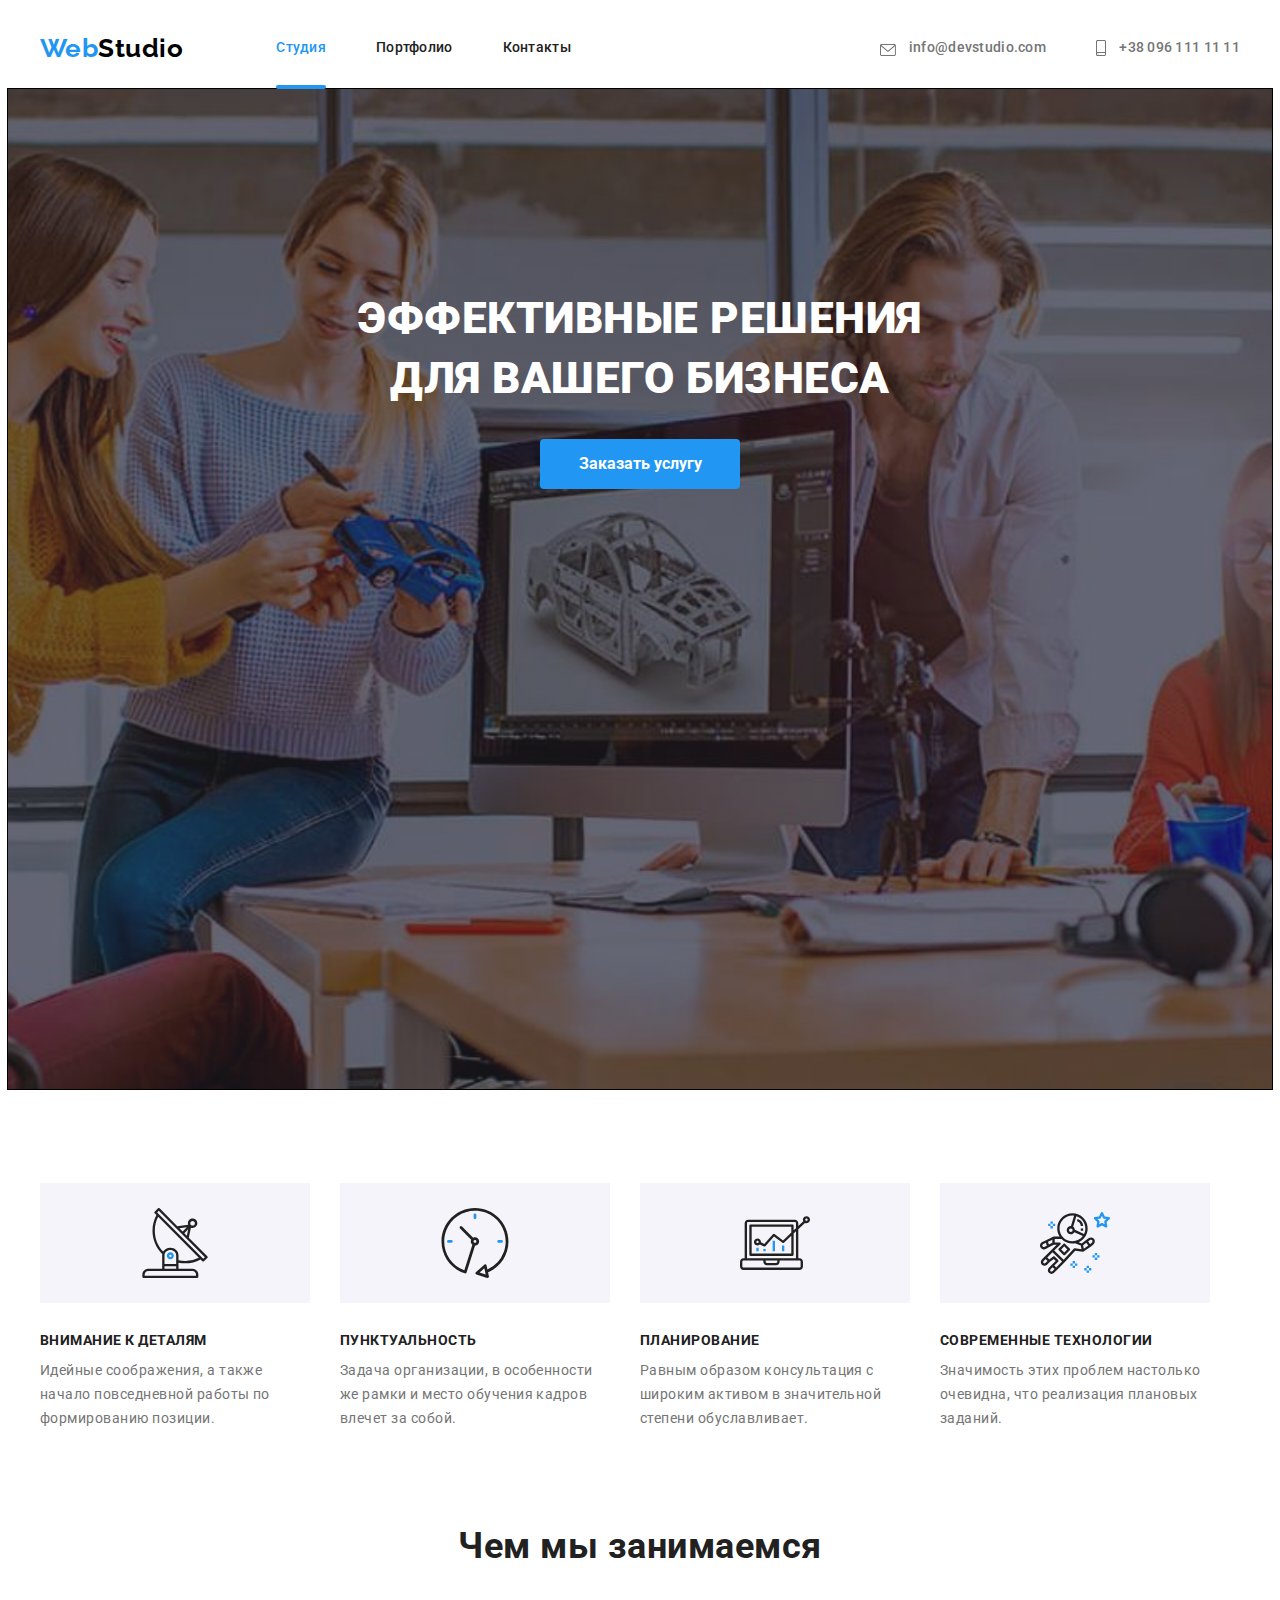
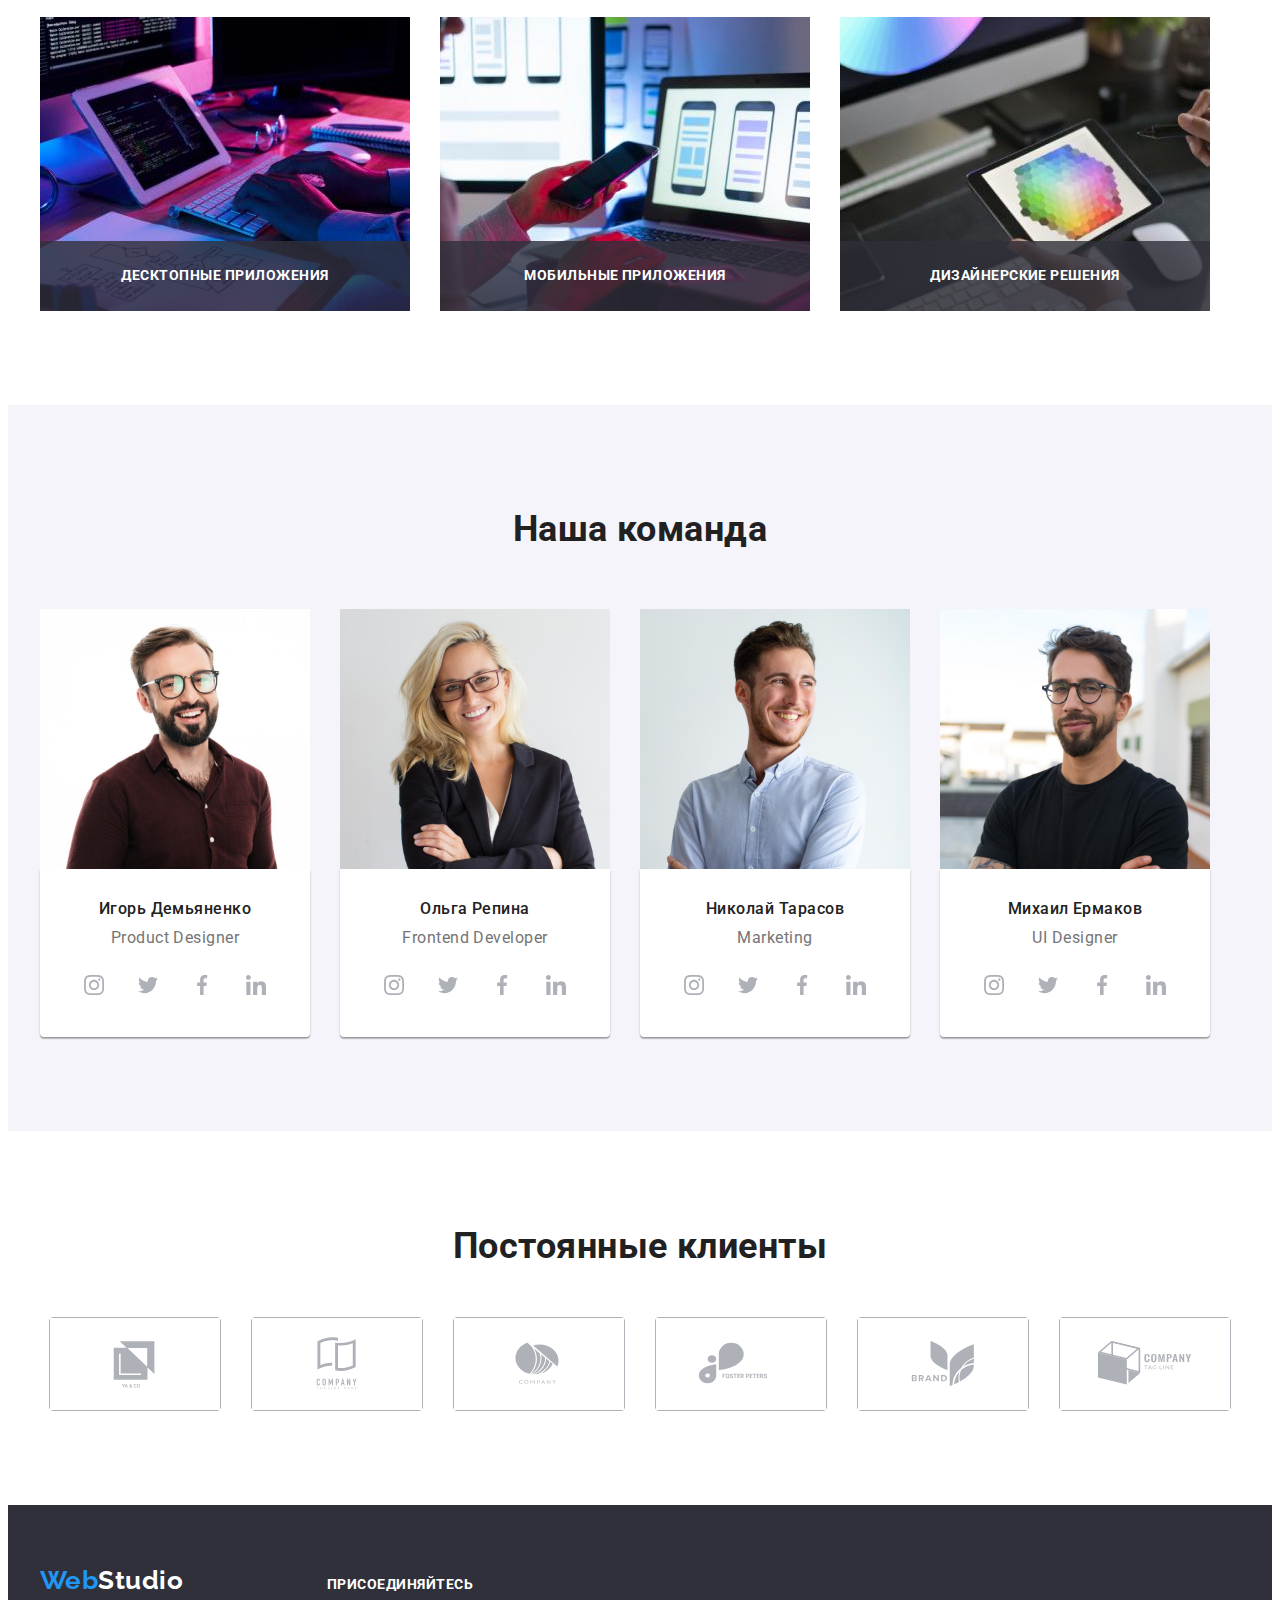
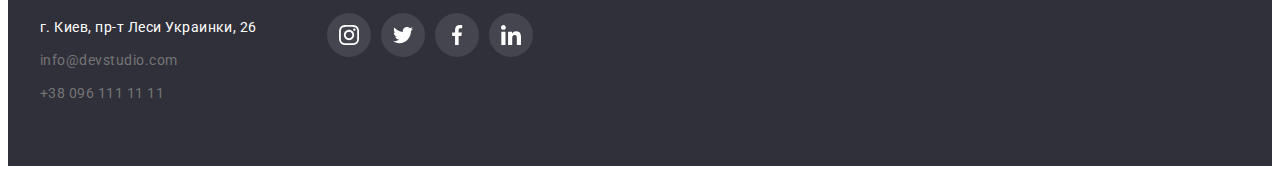
<file: index.html>
<!DOCTYPE html>
<html lang="ru">

<head>
    <meta charset="UTF-8">
    <meta name="viewport" content="width=device-width, initial-scale=1.0">
    <title>WebStudio</title>
    <link rel="preconnect" href="https://fonts.googleapis.com">
    <link rel="preconnect" href="https://fonts.gstatic.com" crossorigin>
    <link
        href="https://fonts.googleapis.com/css2?family=Raleway:wght@700&family=Roboto:wght@400;500;700;900&display=swap"
        rel="stylesheet">
    <link rel="stylesheet" href="https://cdnjs.cloudflare.com/ajax/libs/modern-normalize/1.1.0/modern-normalize.min.css"
        integrity="sha512-wpPYUAdjBVSE4KJnH1VR1HeZfpl1ub8YT/NKx4PuQ5NmX2tKuGu6U/JRp5y+Y8XG2tV+wKQpNHVUX03MfMFn9Q=="
        crossorigin="anonymous" referrerpolicy="no-referrer" />
    <link rel="stylesheet" href="./css/styles.css">
</head>

<body>
    <header>
        <div class="container main-menu">
            <nav class="main-nav">
                <a class="logo higher link" href="./index.html">
                    Web<span class="logo-first">Studio</span>
                </a>
                <ul class="site-nav list">
                    <li class="item"><a class="site-nav-current link" href="./index.html">Студия</a></li>
                    <li class="item"><a class="link" href="./portfolio.html">Портфолио</a></li>
                    <li class="item"><a class="link" href="">Контакты</a></li>
                </ul>
            </nav>
            <ul class="auth-nav list">
                <li class="item">
                    <a class="link" href="mailto:info@devstudio.com">
                        <svg class="mail-icon">
                            <use xlink:href="./images/sprite.svg#icon-envelope">
                            </use>
                        </svg>
                        info@devstudio.com</a>
                </li>
                <li class="phone item">
                    <a class="link" href="tel:+380961111111">
                        <svg class="phone-icon">
                            <use xlink:href="./images/sprite.svg#icon-smartphone">
                            </use>
                        </svg>
                        +38 096 111 11 11</a>
                </li>
            </ul>
        </div>
    </header>

    <main>
        <section class="hero">
            <h1 class="hero-title">Эффективные решения <br> для вашего бизнеса </h1>
            <button type="button" class="btn" data-modal-open>Заказать услугу</button>
        </section>

        <section class="dignity">
            <div class="container">
                <h2 hidden> Наши достоинства</h2>
                <ul class="list">
                    <li class="attention item">
                        <div class="dignity-icon">
                            <svg class="antenna-icon">
                                <use href="./images/sprite.svg#icon-antenna">
                                </use>
                            </svg>
                        </div>
                        <h3 class="dignity-title">Внимание к деталям</h3>
                        <p class="pre-title"> Идейные соображения, а также начало повседневной работы по формированию
                            позиции.</p>
                    </li>
                    <li class="punctuality item">
                        <div class="dignity-icon">
                            <svg class="clock-icon">
                                <use href="./images/sprite.svg#icon-clock">
                                </use>
                            </svg>
                        </div>
                        <h3 class="dignity-title">Пунктуальность</h3>
                        <p class="pre-title"> Задача организации, в особенности же рамки и место обучения кадров влечет
                            за собой.</p>
                    </li>
                    <li class="planning item">
                        <div class="dignity-icon">
                            <svg class="diagram-icon">
                                <use href="./images/sprite.svg#icon-diagram">
                                </use>
                            </svg>
                        </div>
                        <h3 class="dignity-title">Планирование</h3>
                        <p class="pre-title">Равным образом консультация с широким активом в значительной степени
                            обуславливает. </p>
                    </li>
                    <li class="technology item">
                        <div class="dignity-icon">
                            <svg class="astonaut-icon">
                                <use href="./images/sprite.svg#icon-astronaut">
                                </use>
                            </svg>
                        </div>
                        <h3 class="dignity-title">Современные технологии</h3>
                        <p class="pre-title"> Значимость этих проблем настолько очевидна, что реализация плановых
                            заданий.</p>
                    </li>
                </ul>
            </div>
        </section>

        <section class="engage">
            <div class="container">
                <h2 class="engage-title">Чем мы занимаемся </h2>
                <ul class="list">
                    <li class="item">
                        <img class="engage-img" src="./images/img-1.jpg" alt="Написание сайтов" width="370">
                        <div class="engage-box">
                            <p class="engage-text">Десктопные приложения</p>
                        </div>
                    </li>
                    <li class="item">
                        <img class="engage-img" src="./images/img-2.jpg" alt="Приложение для мобильных телефонов"
                            width="370">
                        <div class="engage-box">
                            <p class="engage-text">Мобильные приложения</p>
                        </div>
                    </li>
                    <li class="item">
                        <img class="engage-img" src="./images/img-3.jpg" alt="Цетовое оформление" width="370">
                        <div class="engage-box">
                            <p class="engage-text">Дизайнерские решения</p>
                        </div>
                    </li>
                </ul>
            </div>
        </section>

        <section class="command">
            <div class="container">
                <h2 class="command-title">Наша команда</h2>
                <ul class="list">
                    <li class="item">
                        <img src="./images/img-4.jpg" alt="фото дизайнера" width="270">
                        <div class="command-data">
                            <h3 class="command-title-item">Игорь Демьяненко</h3>
                            <p class="pre-title" lang="en">Product Designer</p>
                            <ul class="command-social list">
                                <li class="social-item">
                                    <a href="" class="social-link">
                                        <svg class="social-icon">
                                            <use href="./images/sprite.svg#icon-instagram">
                                            </use>
                                        </svg>
                                    </a>
                                </li>
                                <li class="social-item">
                                    <a href="" class="social-link">
                                        <svg class="social-icon">
                                            <use href="./images/sprite.svg#icon-twitter">
                                            </use>
                                        </svg>
                                    </a>
                                </li>
                                <li class="social-item">
                                    <a href="" class="social-link">
                                        <svg class="social-icon">
                                            <use href="./images/sprite.svg#icon-facebook">
                                            </use>
                                        </svg>
                                    </a>
                                </li>
                                <li class="social-item">
                                    <a href="" class="social-link">
                                        <svg class="social-icon">
                                            <use href="./images/sprite.svg#icon-linkedin">
                                            </use>
                                        </svg>
                                    </a>
                                </li>
                            </ul>
                        </div>
                    </li>
                    <li class="item">
                        <img src="./images/img-5.jpg" alt="фото разраотчика" width="270">
                        <div class="command-data">
                            <h3 class="command-title-item">Ольга Репина</h3>
                            <p class="pre-title" lang="en">Frontend Developer</p>
                            <ul class="command-social list">
                                <li class="social-item">
                                    <a href="" class="social-link">
                                        <svg class="social-icon">
                                            <use href="./images/sprite.svg#icon-instagram">
                                            </use>
                                        </svg>
                                    </a>
                                </li>
                                <li class="social-item">
                                    <a href="" class="social-link">
                                        <svg class="social-icon">
                                            <use href="./images/sprite.svg#icon-twitter">
                                            </use>
                                        </svg>
                                    </a>
                                </li>
                                <li class="social-item">
                                    <a href="" class="social-link">
                                        <svg class="social-icon">
                                            <use href="./images/sprite.svg#icon-facebook">
                                            </use>
                                        </svg>
                                    </a>
                                </li>
                                <li class="social-item">
                                    <a href="" class="social-link">
                                        <svg class="social-icon">
                                            <use href="./images/sprite.svg#icon-linkedin">
                                            </use>
                                        </svg>
                                    </a>
                                </li>
                            </ul>
                        </div>
                    </li>
                    <li class="item">
                        <img src="./images/img-6.jpg" alt="фото маркетолога" width="270">
                        <div class="command-data">
                            <h3 class="command-title-item">Николай Тарасов</h3>
                            <p class="pre-title" lang="en">Marketing</p>
                            <ul class="command-social list">
                                <li class="social-item">
                                    <a href="" class="social-link">
                                        <svg class="social-icon">
                                            <use href="./images/sprite.svg#icon-instagram">
                                            </use>
                                        </svg>
                                    </a>
                                </li>
                                <li class="social-item">
                                    <a href="" class="social-link">
                                        <svg class="social-icon">
                                            <use href="./images/sprite.svg#icon-twitter">
                                            </use>
                                        </svg>
                                    </a>
                                </li>
                                <li class="social-item">
                                    <a href="" class="social-link">
                                        <svg class="social-icon">
                                            <use href="./images/sprite.svg#icon-facebook">
                                            </use>
                                        </svg>
                                    </a>
                                </li>
                                <li class="social-item">
                                    <a href="" class="social-link">
                                        <svg class="social-icon">
                                            <use href="./images/sprite.svg#icon-linkedin">
                                            </use>
                                        </svg>
                                    </a>
                                </li>
                            </ul>
                        </div>
                    </li>
                    <li class="item">
                        <img src="./images/img-7.jpg" alt="фото дизайнера" width="270">
                        <div class="command-data">
                            <h3 class="command-title-item">Михаил Ермаков</h3>
                            <p class="pre-title" lang="en">UI Designer</p>
                            <ul class="command-social list">
                                <li class="social-item">
                                    <a href="" class="social-link">
                                        <svg class="social-icon">
                                            <use href="./images/sprite.svg#icon-instagram">
                                            </use>
                                        </svg>
                                    </a>
                                </li>
                                <li class="social-item">
                                    <a href="" class="social-link">
                                        <svg class="social-icon">
                                            <use href="./images/sprite.svg#icon-twitter">
                                            </use>
                                        </svg>
                                    </a>
                                </li>
                                <li class="social-item">
                                    <a href="" class="social-link">
                                        <svg class="social-icon">
                                            <use href="./images/sprite.svg#icon-facebook">
                                            </use>
                                        </svg>
                                    </a>
                                </li>
                                <li class="social-item">
                                    <a href="" class="social-link">
                                        <svg class="social-icon">
                                            <use href="./images/sprite.svg#icon-linkedin">
                                            </use>
                                        </svg>
                                    </a>
                                </li>
                            </ul>
                        </div>
                    </li>
                </ul>
            </div>
        </section>
        <section class="client">
            <div class="container">
                <h2 class="client-title">Постоянные клиенты</h2>
                <ul class="client-list list">
                    <li class="client-item">
                        <a href="" class="company-link link">
                            <svg class="company-icon">
                                <use href="./images/sprite.svg#icon-client-1">
                                </use>
                            </svg>
                        </a>
                    <li class="client-item">
                        <a href="" class="company-link link">
                            <svg class="company-icon">
                                <use href="./images/sprite.svg#icon-client-2">
                                </use>
                            </svg>
                        </a>
                    <li class="client-item">
                        <a href="" class="company-link link">
                            <svg class="company-icon">
                                <use href="./images/sprite.svg#icon-client-3">
                                </use>
                            </svg>
                        </a>
                    <li class="client-item">
                        <a href="" class="company-link link">
                            <svg class="company-icon">
                                <use href="./images/sprite.svg#icon-client-4">
                                </use>
                            </svg>
                        </a>
                    <li class="client-item">
                        <a href="" class="company-link link">
                            <svg class="company-icon">
                                <use href="./images/sprite.svg#icon-client-5">
                                </use>
                            </svg>
                        </a>
                    <li class="client-item">
                        <a href="" class="company-link link">
                            <svg class="company-icon">
                                <use href="./images/sprite.svg#icon-client-6">
                                </use>
                            </svg>
                        </a>
                </ul>
            </div>
        </section>
    </main>

    <footer>
        <div class=" info container">
            <div class="info-contacs">
                <a class="logo lower link" href="./index.html">
                    Web<span class="logo-second">Studio</span>
                </a>
                <address>
                    <ul class="contacts list">
                        <li class="contacts-item">г. Киев, пр-т Леси Украинки, 26</li>
                        <li><a class="contact-tel link" href="mailto:info@devstudio.com">info@devstudio.com</a></li>
                        <li><a class="link" href="tel:+380961111111">+38 096 111 11 11</a></li>
                    </ul>
                </address>
            </div>
            <div class="join">
                <p class="join-title">присоединяйтесь</p>
                <ul class="join-social list">
                    <li class="join-item">
                        <a href="" class="join-link">
                            <svg class="join-icon">
                                <use href="./images/sprite.svg#icon-instagram">
                                </use>
                            </svg>
                        </a>
                    </li>
                    <li class="join-item">
                        <a href="" class="join-link">
                            <svg class="join-icon">
                                <use href="./images/sprite.svg#icon-twitter">
                                </use>
                            </svg>
                        </a>
                    </li>
                    <li class="join-item">
                        <a href="" class="join-link">
                            <svg class="join-icon">
                                <use href="./images/sprite.svg#icon-facebook">
                                </use>
                            </svg>
                        </a>
                    </li>
                    <li class="join-item">
                        <a href="" class="join-link">
                            <svg class="join-icon">
                                <use href="./images/sprite.svg#icon-linkedin">
                                </use>
                            </svg>
                        </a>
                    </li>
                </ul>

            </div>
        </div>
    </footer>
    <div class="backdrop is-hidden" data-modal>
        <div class="modal">
            <button type="button" class="modal-btn btn" data-modal-close>
                <svg class="modal-close-icon" width="18" height="18">
                    <use href="./images/sprite.svg#icon-close">
                    </use>
                </svg>
            </button>
        </div>
    </div>
    <script src="./js/modal.js"></script>
</body>

</html>
</file>
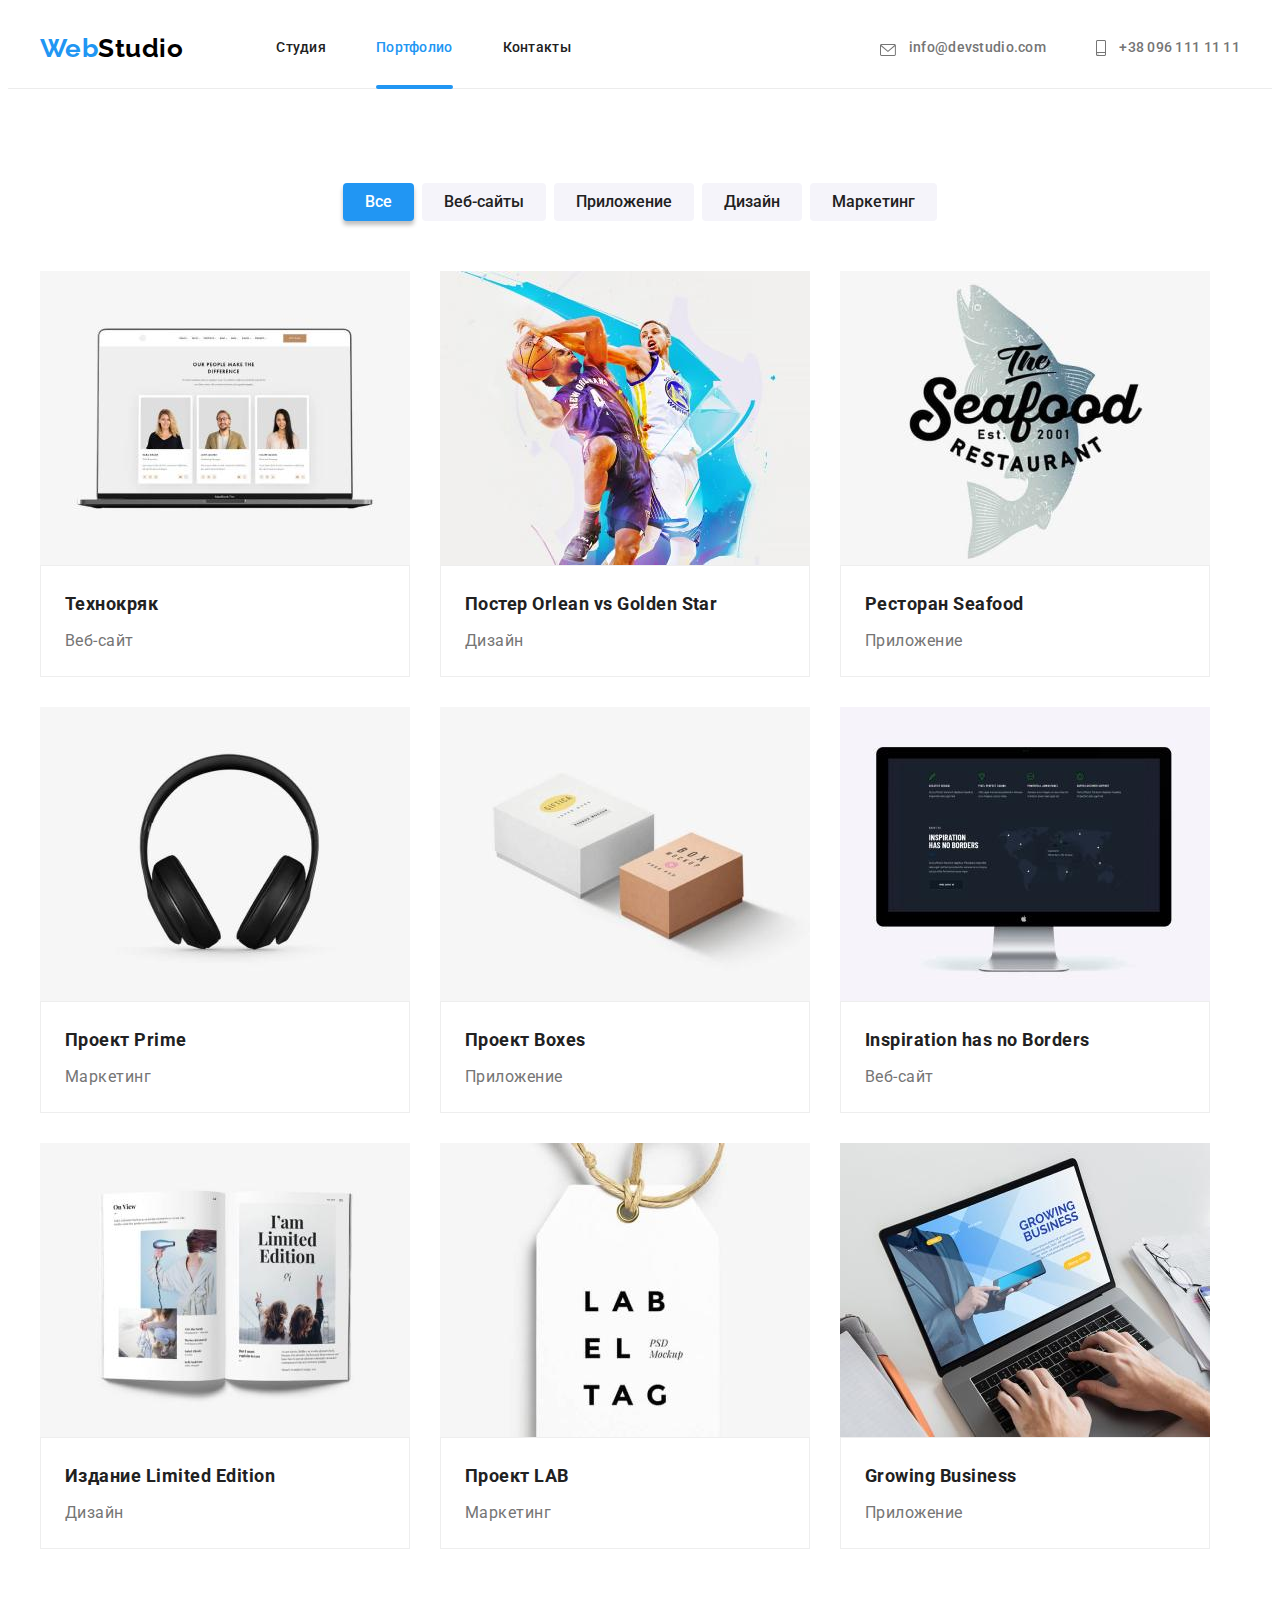
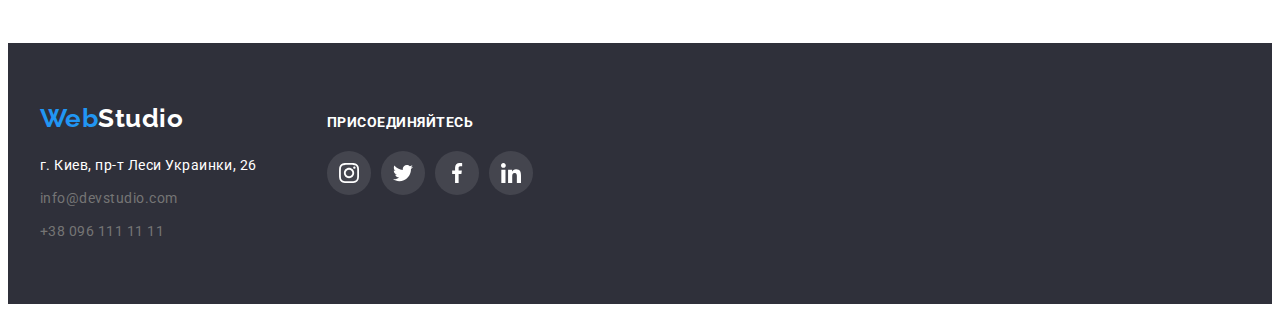
<file: portfolio.html>
<!DOCTYPE html>
<html lang="ru">

<head>
    <meta charset="UTF-8">
    <meta name="viewport" content="width=device-width, initial-scale=1.0">
    <title>WebStudio</title>
    <link rel="preconnect" href="https://fonts.googleapis.com">
    <link rel="preconnect" href="https://fonts.gstatic.com" crossorigin>
    <link
        href="https://fonts.googleapis.com/css2?family=Raleway:wght@700&family=Roboto:wght@400;500;700;900&display=swap"
        rel="stylesheet">
    <link rel="stylesheet" href="https://cdnjs.cloudflare.com/ajax/libs/modern-normalize/1.1.0/modern-normalize.min.css"
        integrity="sha512-wpPYUAdjBVSE4KJnH1VR1HeZfpl1ub8YT/NKx4PuQ5NmX2tKuGu6U/JRp5y+Y8XG2tV+wKQpNHVUX03MfMFn9Q=="
        crossorigin="anonymous" referrerpolicy="no-referrer" />
    <link rel="stylesheet" href="./css/styles.css">
</head>

<body>
    <header>

        <div class="container main-menu">
            <nav class="main-nav">
                <a class="logo higher link" href="./index.html">
                    Web<span class="logo-first">Studio</span>
                </a>

                <ul class="site-nav list">
                    <li class="item"><a class="link" href="./index.html">Студия</a></li>
                    <li class="item"><a class="site-nav-current link" href="./portfolio.html">Портфолио</a></li>
                    <li class="item"><a class="link" href="">Контакты</a></li>
                </ul>
            </nav>
            <ul class="auth-nav list">
                <li class="item">
                    <a class="link" href="mailto:info@devstudio.com">
                        <svg class="mail-icon">
                            <use href="./images/sprite.svg#icon-envelope">
                            </use>
                        </svg>
                        info@devstudio.com</a>
                </li>
                <li class="phone item">
                    <a class="link" href="tel:+380961111111">
                        <svg class="phone-icon">
                            <use href="./images/sprite.svg#icon-smartphone">
                            </use>
                        </svg>
                        +38 096 111 11 11</a>
                </li>
            </ul>
        </div>
    </header>
    <main>
        <section class="main-projects">
            <div class="container ">
                <h1 hidden>Примеры проектов</h1>
                <ul class="projects-nav list">
                    <li class="item"><button class="active-btn btn" type="button">Все</button></li>
                    <li class="item"><button class="btn" type="button">Веб-сайты</button></li>
                    <li class="item"><button class="btn" type="button">Приложение</button></li>
                    <li class="item"><button class="btn" type="button">Дизайн</button></li>
                    <li class="item"><button class="btn" type="button">Маркетинг</button></li>
                </ul>
                <ul class="projects list">
                    <li class="item">
                        <a href="" class="link">
                            <div class="projects-item-wrap">
                                <img src="./images/img-11.jpg" alt="Фото трьох человек на екране ноутбука" width="370">
                                <p class="projects-picture-text">Технокряк это современная площадка распространения
                                    коронавируса. Компании используют эту платформу для цифрового шпионажа и атак на
                                    защищённые сервера конкурентов.</p>
                            </div>
                            <div class="projects-text">
                                <h2 class="projects-title">Технокряк</h2>
                                <p class="pre-title">Веб-сайт</p>
                            </div>
                        </a>
                    </li>
                    <li class="item">
                        <a href="" class="link">
                            <div class="projects-item-wrap">
                                <img src="./images/img-12.jpg" alt="Фото двух баскетболистов" width="370">
                                <p class="projects-picture-text">Технокряк это современная площадка распространения
                                    коронавируса. Компании используют эту платформу для цифрового шпионажа и атак на
                                    защищённые сервера конкурентов.</p>
                            </div>
                            <div class="projects-text">
                                <h2 class="projects-title">Постер <span lang="en">Orlean vs Golden Star</span> </h2>
                                <p class="pre-title">Дизайн</p>
                            </div>
                        </a>
                    </li>
                    <li class="item">
                        <a href="" class="link">
                            <div class="projects-item-wrap">
                                <img src="./images/img-13.jpg" alt="Фото логотипа ресторана" width="370">
                                <p class="projects-picture-text">Технокряк это современная площадка распространения
                                    коронавируса. Компании используют эту платформу для цифрового шпионажа и атак на
                                    защищённые сервера конкурентов.</p>
                            </div>
                            <div class="projects-text">
                                <h2 class="projects-title">Ресторан <span lang="en">Seafood</span> </h2>
                                <p class="pre-title">Приложение</p>
                            </div>
                        </a>
                    </li>
                    <li class="item">
                        <a href="" class="link">
                            <div class="projects-item-wrap">
                                <img src="./images/img-14.jpg" alt="Фото наушников" width="370">
                                <p class="projects-picture-text">Технокряк это современная площадка распространения
                                    коронавируса. Компании используют эту платформу для цифрового шпионажа и атак на
                                    защищённые сервера конкурентов.</p>
                            </div>
                            <div class="projects-text">
                                <h2 class="projects-title">Проект <span lang="en">Prime</span></h2>
                                <p class="pre-title">Маркетинг</p>
                            </div>
                        </a>
                    </li>
                    <li class="item">
                        <a href="" class="link">
                            <div class="projects-item-wrap">
                                <img src="./images/img-15.jpg" alt="Фото двух коробок" width="370">
                                <p class="projects-picture-text">Технокряк это современная площадка распространения
                                    коронавируса. Компании используют эту платформу для цифрового шпионажа и атак на
                                    защищённые сервера конкурентов.</p>
                            </div>
                            <div class="projects-text">
                                <h2 class="projects-title">Проект <span lang="en">Boxes</span></h2>
                                <p class="pre-title">Приложение</p>
                            </div>
                        </a>
                    </li>
                    <li class="item">
                        <a href="" class="link">
                            <div class="projects-item-wrap">
                                <img src="./images/img-16.jpg" alt="Фото монитора" width="370">
                                <p class="projects-picture-text">Технокряк это современная площадка распространения
                                    коронавируса. Компании используют эту платформу для цифрового шпионажа и атак на
                                    защищённые сервера конкурентов.</p>
                            </div>
                            <div class="projects-text">
                                <h2 lang="en" class="projects-title">Inspiration has no Borders</h2>
                                <p class="pre-title">Веб-сайт</p>
                            </div>
                        </a>
                    </li>
                    <li class="item">
                        <a href="" class="link">
                            <div class="projects-item-wrap">
                                <img src="./images/img-17.jpg" alt="Фото журнала" width="370">
                                <p class="projects-picture-text">Технокряк это современная площадка распространения
                                    коронавируса. Компании используют эту платформу для цифрового шпионажа и атак на
                                    защищённые сервера конкурентов.</p>
                            </div>
                            <div class="projects-text">
                                <h2 class="projects-title">Издание <span lang="en">Limited Edition</span></h2>
                                <p class="pre-title">Дизайн</p>
                            </div>
                        </a>
                    </li>
                    <li class="item">
                        <a href="" class="link">
                            <div class="projects-item-wrap">
                                <img src="./images/img-18.jpg" alt="Фото бирки" width="370">
                                <p class="projects-picture-text">Технокряк это современная площадка распространения
                                    коронавируса. Компании используют эту платформу для цифрового шпионажа и атак на
                                    защищённые сервера конкурентов.</p>
                            </div>
                            <div class="projects-text">
                                <h2 class="projects-title">Проект <span lang="en">LAB</span></h2>
                                <p class="pre-title">Маркетинг</p>
                            </div>
                        </a>
                    </li>
                    <li class="item">
                        <a href="" class="link">
                            <div class="projects-item-wrap">
                                <img src="./images/img-19.jpg" alt="Фото ноутбука" width="370">
                                <p class="projects-picture-text">Технокряк это современная площадка распространения
                                    коронавируса. Компании используют эту платформу для цифрового шпионажа и атак на
                                    защищённые сервера конкурентов.</p>
                            </div>
                            <div class="projects-text">
                                <h2 lang="en" class="projects-title">Growing Business</h2>
                                <p class="pre-title">Приложение</p>
                            </div>
                        </a>
                    </li>
                </ul>
            </div>
        </section>
    </main>

    <footer>
        <div class=" info container">
            <div class="info-contacs">
                <a class="logo lower link" href="./index.html">
                    Web<span class="logo-second">Studio</span>
                </a>
                <address>
                    <ul class="contacts list">
                        <li class="contacts-item">г. Киев, пр-т Леси Украинки, 26</li>
                        <li><a class="contact-tel link" href="mailto:info@devstudio.com">info@devstudio.com</a></li>
                        <li><a class="link" href="tel:+380961111111">+38 096 111 11 11</a></li>
                    </ul>
                </address>
            </div>
            <div class="join">
                <p class="join-title">присоединяйтесь</p>
                <ul class="join-social list">
                    <li class="join-item">
                        <a href="" class="join-link">
                            <svg class="join-icon">
                                <use href="./images/sprite.svg#icon-instagram">
                                </use>
                            </svg>
                        </a>
                    </li>
                    <li class="join-item">
                        <a href="" class="join-link">
                            <svg class="join-icon">
                                <use href="./images/sprite.svg#icon-twitter">
                                </use>
                            </svg>
                        </a>
                    </li>
                    <li class="join-item">
                        <a href="" class="join-link">
                            <svg class="join-icon">
                                <use href="./images/sprite.svg#icon-facebook">
                                </use>
                            </svg>
                        </a>
                    </li>
                    <li class="join-item">
                        <a href="" class="join-link">
                            <svg class="join-icon">
                                <use href="./images/sprite.svg#icon-linkedin">
                                </use>
                            </svg>
                        </a>
                    </li>
                </ul>

            </div>
        </div>
    </footer>
</body>

</html>
</file>
<file: css/styles.css>
:root {
    --primary-text-color:#757575;
    --title-text-color:#212121;
    --accent-color: #2196F3;
    --primary-background-color: #FFFFFF;
    --second-background-color: #F5F4FA;
    --footer-backgroud-color: #2F303A;
    --black-color: #000000;
}

body{
    background-color:var(--primary-background-color);
    color:var(--primary-text-color) ;
    font-family: Roboto, sans-serif;
    letter-spacing: 0.03em;
}
header {
    border-bottom: 1px solid #ECECEC;
}
p, h1, h2, h3, h4, h6 {
    margin: 0;
}
img {
    display:block;
    max-width: 100%;
    height: auto;
}
.list {
    padding: 0;
    margin: 0;
    list-style: none;
}
.link {
    text-decoration: none;
}
.btn {
    border: none;
    text-align: center;
    cursor: pointer;
}   
.container {
    width: 1200px;
    margin: 0 auto;
    padding: 0 15px;
}


/* header */
.main-menu {
    display: flex;
    align-items: center;
    justify-content: space-between;
}
.main-nav {
    display: flex;
    align-items: center;
}
.logo {
    color:var(--accent-color);
    font-family:Raleway, sans-serif;
    font-weight: bold; 
    font-size: 26px;
    line-height: 1.19;
}
.main-menu .higher {
    display: block;
    padding-top: 24px;
    padding-bottom: 24px;
}

.logo-first{
    color: var(--black-color);
}
.logo-second {
    color: var(--primary-background-color);
}

/* Site nav */

.site-nav {
    display: flex;
    margin-left: 93px;
}

.site-nav .item + .item {
    margin-left: 50px;
}

.site-nav .link {
    position: relative;
    display: block;
    padding-top: 32px;
    padding-bottom: 32px;
    font-family: inherit;
    font-weight: 500;
    font-size: 14px;
    line-height: 1.14;
    letter-spacing: 0.02em;
    color: var(--title-text-color);
    transition: color 250ms cubic-bezier(0.4, 0, 0.2, 1);
}

.site-nav .link:hover, 
.site-nav .link:focus,
.auth-nav .link:hover,
.auth-nav .link:focus {
    color: var(--accent-color);
}
.site-nav .site-nav-current {
    color: var(--accent-color);
}

.site-nav-current::after {
    content:"";
    position: absolute;
    display: block;
    left: 0;
    bottom: -1px;
    width: 100%;
    height: 4px;
    background: var(--accent-color);
    border-radius: 2px;
}

.auth-nav {
    display: flex;
    margin-right: 0;
    margin-left: auto;
}
.auth-nav .item + .item {
    margin-left: 50px;
}
.auth-nav .link {
    display: block;
    padding-top: 32px;
    padding-bottom: 32px;
    font-family: inherit;
    font-weight: 500;
    font-size: 14px;
    line-height: 1.14;
    letter-spacing: 0.02em;
    color:var(--primary-text-color);
    transition: color 250ms cubic-bezier(0.4, 0, 0.2, 1);
}
.mail-icon {
    width: 16px;
    height: 12px;
    margin-right:10px;
    fill: currentColor;
    vertical-align:bottom;
    
  }
.phone-icon {
  width: 10px;
  height: 16px;
  margin-right:10px;
  fill: currentColor;
  vertical-align: top;
}

/* Hero */
.hero {
    padding-top: 200px;
    padding-bottom: 200px;
    max-width: 1600px;
    height: 600px;
    margin-left: auto;
    margin-right: auto;
    outline: 1px solid black;
    background-image:linear-gradient(to right, rgba(47, 48, 58, 0.4), rgba(47, 48, 58, 0.4)), url(../images/img-hero.jpg);
    background-repeat: no-repeat;
    background-position: center;
    background-size: cover;
    background-color: var(--footer-backgroud-color);
    text-align: center;
}
.hero-title {
    color:var(--primary-background-color);
    font-weight: 900;
    font-size: 44px;
    line-height: 1.36;
    text-transform: uppercase;
    margin-bottom: 30px;
}
.hero .btn {
    display: inline-block;
    padding: 10px 32px;
    border-radius: 4px;
    min-width: 200px;
    color:var(--primary-background-color);
    background-color: var(--accent-color);
    font-family: inherit;
    font-style: normal;
    font-weight: bold;
    font-size: 16px;
    line-height: 1.88;
}

/* Dignity */
.dignity {
    font-size: 14px;
    line-height: 1.71;
    padding: 94px 0;
}
.dignity .list {
    display: flex;
    flex-wrap: wrap;
}
.dignity .item {
    width: 270px;
    margin-right: 30px;
}
.dignity .item:last-child {
    margin-right: 0;
  }
.dignity-title {
    color:var(--title-text-color);
    font-weight: bold;
    font-size: 14px;
    line-height: 1.14;
    text-transform: uppercase;
    margin-bottom: 10px;
}
.dignity-icon {
    display: flex;
    align-items: center;
    justify-content: center;
    width: 100%;
    height: 120px;
    background-color: var(--second-background-color);
    margin-bottom: 30px;

}
.antenna-icon,
.clock-icon,
.diagram-icon,
.astonaut-icon {
    display: flex;
    width: 70px;
    height: 70px;
}

/* Engage */
.engage {
    padding-top: 0;
    padding-bottom: 94px;
}
.engage .list {
    display: flex;
    flex-wrap: wrap;
}
.engage .item {
    width: 370px;
    margin-right: 30px;
    position: relative;
    display: flex;
    
}
.engage .item:last-child {
    margin-right: 0;
  }
.engage-title {
    margin-top: 0;
    margin-bottom: 50px;
    color: var(--title-text-color);
    font-weight: bold;
    font-size: 36px;
    line-height: 1.17;
    text-align: center;
}

.engage-box {
    position: absolute;
    width: 100%;
    height: 70px;
    bottom: 0;
    left: 0;
    display: flex;
    text-align: center;
    justify-content: center;
    background-color: rgba(47, 48, 58, 0.8);
}
.engage-text {
    font-weight: bold;
    font-size: 14px;
    line-height: 1.14;
    text-transform: uppercase;
    margin: auto;
    color:var(--primary-background-color);
}

/* Command */
.command {
    padding-top: 94px;
    padding-bottom: 94px;
    background-color:var(--second-background-color);
    font-size: 16px;
    line-height: 1.19;
    
}
.command .list {
    display: flex;
    flex-wrap: wrap;
}
.command .item {
    width: calc(100%/4-30px);
    margin-right: 30px;
    text-align: center;
}
.command .item:last-child {
    margin-right: 0;
}

.command-title {
    margin-bottom: 50px;
    color: var(--title-text-color);
    font-weight: bold;
    font-size: 36px;
    line-height: 1.67;
    text-align: center;
    
}
.command-data {
    padding: 30px 0;
    background-color: var(--primary-background-color);
    box-shadow: 0px 1px 3px rgba(0, 0, 0, 0.12), 0px 1px 1px rgba(0, 0, 0, 0.14), 0px 2px 1px rgba(0, 0, 0, 0.2);
    border-radius: 0px 0px 4px 4px;
}

.command-title-item {
    margin-bottom: 10px;
    color: var(--title-text-color);
    font-weight: 500;
    font-size: 16px;
    line-height: 1.19; 
}
.command-data .pre-title {
    margin-bottom: 16px;
}
.command-social {
    display: flex;
    justify-content: center;
}
.social-item {
    width: 44px;
    height: 44px;
    margin-right: 10px;
}
.social-item:last-child {
    margin-right: 0;
}
.social-icon {
    width: 20px;
    height: 20px;
    fill:currentColor;
}

.social-link {
    width: 100%;
    height: 100%;
    border-radius: 50%;
    background-color:var(--primary-background-color);
    color: #AFB1B8;
    display: flex;
    align-items: center;
    justify-content: center;
    transition: color 250ms cubic-bezier(0.4, 0, 0.2, 1), background-color 250ms cubic-bezier(0.4, 0, 0.2, 1);
}
.social-link:hover,
.social-link:focus {
    background-color: var(--accent-color);
    color: var(--primary-background-color);
}
/* client */
.client {
    padding-top: 94px;
    padding-bottom: 94px;
}
.client-title {
    margin-bottom: 50px;
    color: var(--title-text-color);
    font-weight: bold;
    font-size: 36px;
    line-height: 1.17;
    text-align: center;
}
.client-list {
    display: flex;
    justify-content: center;
}
.client-item {
    width: 170px;
    height: 92px;
    margin-right: 30px;
    border: 1px solid #AFB1B8;
    border-radius: 4px;
}
.client-item:last-child {
    margin-right: 0;
}

.company-link {
    width: 100%;
    height: 100%;
    background-color:var(--primary-background-color);
    display: flex;
    align-items: center;
    justify-content: center;
    transition: fill 250ms cubic-bezier(0.4, 0, 0.2, 1),border 250ms cubic-bezier(0.4, 0, 0.2, 1);
}
.company-icon {
    width: 106px;
    height: 60px;
    fill: #AFB1B8;
}
.company-link:hover,
.company-link:focus {
    border: 1px solid var(--accent-color);
    border-radius: 4px;
}
.company-link:hover .company-icon,
.company-link:focus .company-icon {
    fill: var(--accent-color);
}

/* footer */
footer {
    padding: 60px 0;
    background-color: var(--footer-backgroud-color);
}
.info-contacs .lower {
    display: block;
    margin-bottom: 20px;
}
address {
    font-style: normal;
  }
.info {
    display: flex;
    align-items: baseline;
}

.contacts {
    font-family: inherit ;
    font-size: 14px;
    line-height: 1.71;
    
}
.contacts-item {
    color: var(--primary-background-color);
    margin-bottom: 9px;
}

.contacts .link {
    display: block;
    color: var(--primary-background-color) 60%;
    transition: color 250ms cubic-bezier(0.4, 0, 0.2, 1);
    
}
.contact-tel {
    margin-bottom: 9px;
}

.contacts .link:hover,
.contacts .link:focus {
    color:var(--accent-color);
}
.join {
    display: block;
    justify-content: center;
    align-items: center;
    margin-left: 70px;
}
.join-title {
    font-family: Roboto;
    font-weight: bold;
    font-size: 14px;
    line-height: 1.14;
    text-transform: uppercase;
    color:var(--primary-background-color);
    margin-bottom: 20px;
}
.join-social {
    display: flex;
}
.join-item {
    width: 44px;
    height: 44px;
    margin-right: 10px;
}
.join-item:last-child {
    margin-right: 0;
}
.join-icon {
    width: 20px;
    height: 20px;
    fill:var(--primary-background-color);
}
.join-link {
    width: 100%;
    height: 100%;
    border-radius: 50%;
    background-color:rgba(255, 255, 255, 0.1);
    display: flex;
    align-items: center;
    justify-content: center;
    transition: background-color 250ms cubic-bezier(0.4, 0, 0.2, 1);
}
.join-link:hover,
.join-link:focus {
    background-color: var(--accent-color);
}
/* modal */
.backdrop {
    position: fixed;
    width: 100vw;
    height: 100vh;
    left:0;
    top: 0;
    background-color:rgba(0, 0, 0, 0.2);
    transition: visibility 250ms cubic-bezier(0.4, 0, 0.2, 1), opacity 250ms cubic-bezier(0.4, 0, 0.2, 1);
}
.backdrop.is-hidden {
    visibility: hidden;
    opacity: 0;
    pointer-events: none;
}
.modal {
    position: absolute;
    width: 528px;
    height: 581px;
    background-color:var(--primary-background-color);
    border-radius: 4px;
    top: 50%;
    left: 50%;
    transform: translate(-50%, -50%);
}
.modal-btn {
    position: absolute;
    border: 1px solid var(--black-color);
    background-color: transparent;
    border-radius: 50%;
    width: 30px;
    height: 30px;
    top: 8px;
    right: 8px;
    display: flex;
    justify-content: center;
    align-items: center;
}

/* Projects */
.main-projects {
    padding-top: 94px;
    padding-bottom: 94px;
}
.projects-nav{
    display: flex;
    justify-content: center;
    margin-bottom: 50px;
}
.projects-nav .btn {
    display: inline-block;
    border-radius: 4px;
    padding: 6px 22px;
    color: var(--title-text-color);
    background-color:var(--second-background-color);
    font-family:inherit;
    font-weight: 500;
    font-size: 16px;
    line-height: 1.63;
    transition: color 250ms cubic-bezier(0.4, 0, 0.2, 1), background-color 250ms cubic-bezier(0.4, 0, 0.2, 1), box-shadow 250ms cubic-bezier(0.4, 0, 0.2, 1);
}
.projects-nav .item+.item {
    margin-left: 8px;
}
.projects-nav .active-btn,
.projects-nav .btn:hover,
.projects-nav .btn:focus {
    background-color: var(--accent-color);
    color:var(--primary-background-color);
    box-shadow: 0px 4px 4px rgba(0, 0, 0, 0.25);
}
.projects {
    display: flex;
    flex-wrap: wrap;
    font-size: 16px;
    line-height: 1.87;
}
.projects .item {
    /* position: relative; */
    width: calc(100%/3-30px);
    margin-right: 30px;
    margin-bottom: 30px;
}
.projects .item:nth-child(3n) {
    margin-right: 0;
}
.projects .item:nth-last-child(-n + 3) {
    margin-bottom: 0;
}
.projects .link {
    display: inline-block;
    transition: box-shadow 250ms cubic-bezier(0.4, 0, 0.2, 1);
}

.projects .link:hover,
.projects .link:focus {
    box-shadow: 0px 4px 4px rgba(0, 0, 0, 0.25);
}
.projects .link:focus .projects-picture-text,
.projects .link:hover .projects-picture-text {
    transform: translateY(0);
}

.projects-text {
    padding: 20px 24px;
    border: 1px solid #EEEEEE;
}
.projects-title {
    margin-bottom: 4px;
    color: var(--title-text-color);
    font-family: inherit;
    font-weight: bold;
    font-size: 18px;
    line-height: 2;
}
.projects .pre-title {
    font-family: inherit;
    font-size: 16px;
    line-height: 1.88; 
    color: var(--primary-text-color);

}
.projects-item-wrap {
    position: relative;
    overflow: hidden;
}
.projects-picture-text {
    position: absolute;
    top: 0;
    left: 0;
    font-family: Roboto;
    font-size: 18px;
    line-height: 1.56;
    color: var(--primary-background-color);
    background-color: rgba(33, 150, 243, 0.9);
    height: 100%;
    padding: 63px 24px;
    transform: translateY(101%);
    transition: transform 250ms cubic-bezier(0.4, 0, 0.2, 1);
}
</file>
